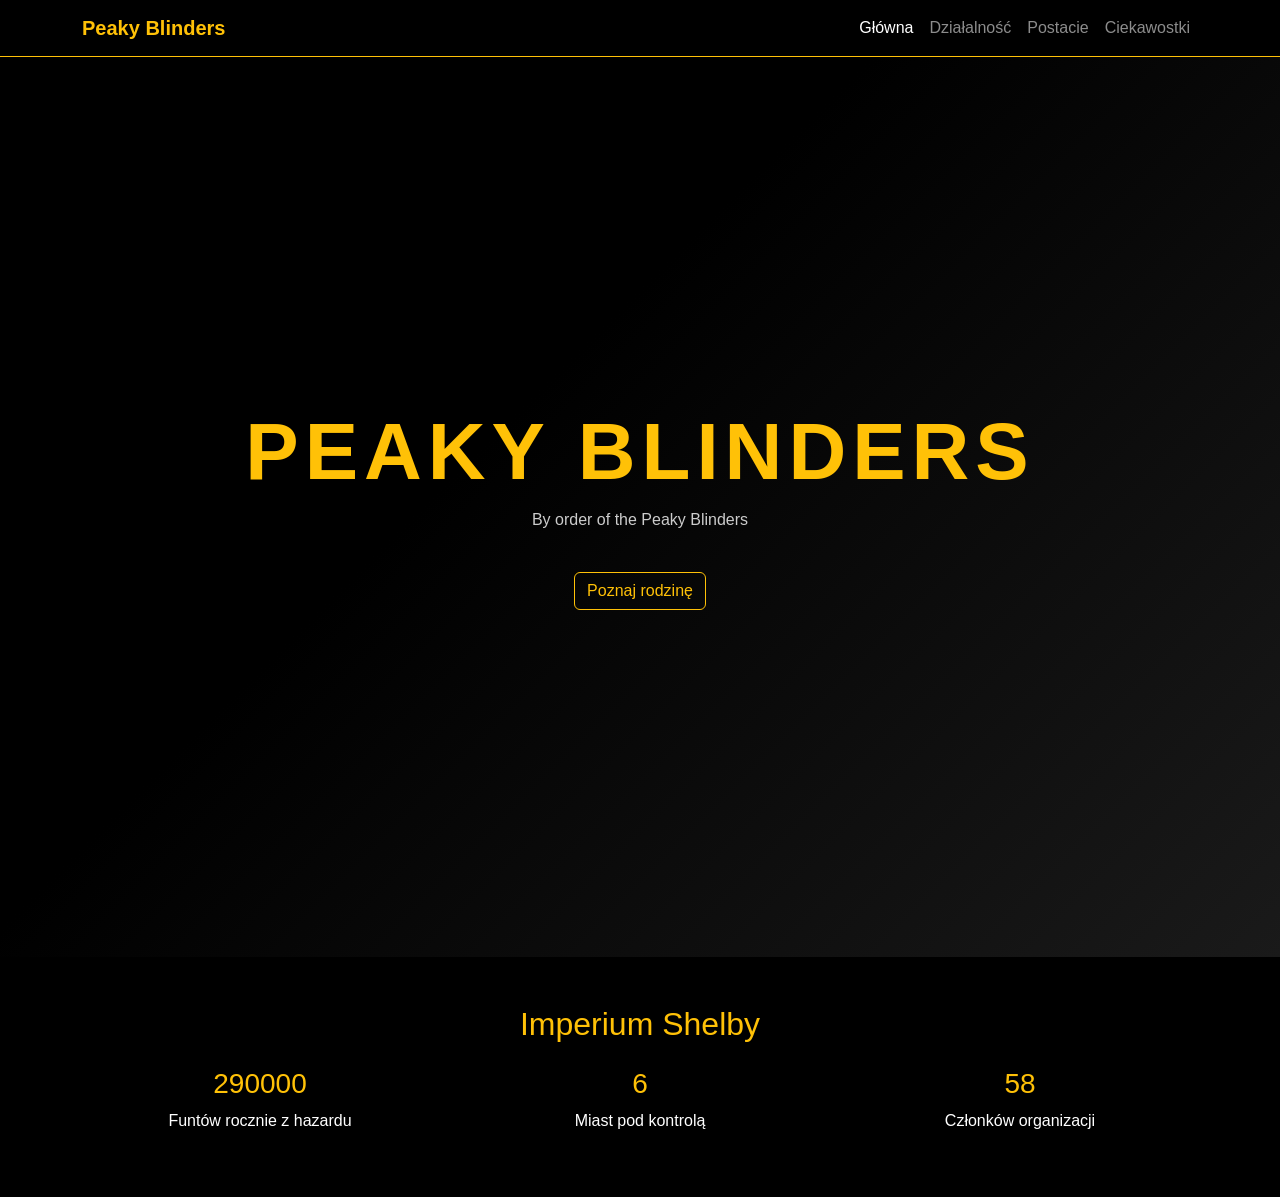
<file: index.html>
<!DOCTYPE html>
<html lang="pl">
<head>
<meta charset="UTF-8">
<meta name="viewport" content="width=device-width, initial-scale=1.0">
<title>Peaky Blinders</title>
<link href="https://cdn.jsdelivr.net/npm/bootstrap@5.3.2/dist/css/bootstrap.min.css" rel="stylesheet">
<link rel="stylesheet" href="style.css">
</head>
<body>

<nav class="navbar navbar-expand-lg navbar-dark border-bottom border-warning sticky-top">
<div class="container">
<a class="navbar-brand text-warning fw-bold" href="index.html">Peaky Blinders</a>
<button class="navbar-toggler" type="button" data-bs-toggle="collapse" data-bs-target="#nav">
<span class="navbar-toggler-icon"></span>
</button>
<div class="collapse navbar-collapse" id="nav">
<ul class="navbar-nav ms-auto">
<li class="nav-item"><a class="nav-link active" href="index.html">Główna</a></li>
<li class="nav-item"><a class="nav-link" href="activities.html">Działalność</a></li>
<li class="nav-item"><a class="nav-link" href="characters.html">Postacie</a></li>
<li class="nav-item"><a class="nav-link" href="facts.html">Ciekawostki</a></li>
</ul>
</div>
</div>
</nav>

<header class="main-hero">
<div>
<h1 class="hero-title">PEAKY BLINDERS</h1>
<p class="hero-subtitle">By order of the Peaky Blinders</p>
<a href="characters.html" class="btn btn-outline-warning mt-4">Poznaj rodzinę</a>
</div>
</header>

<section class="container py-5 text-center">
<h2 class="text-warning mb-4">Imperium Shelby</h2>
<div class="row">
<div class="col-md-4">
<h3 class="counter text-warning" data-target="500000">0</h3>
<p>Funtów rocznie z hazardu</p>
</div>
<div class="col-md-4">
<h3 class="counter text-warning" data-target="6">0</h3>
<p>Miast pod kontrolą</p>
</div>
<div class="col-md-4">
<h3 class="counter text-warning" data-target="100">0</h3>
<p>Członków organizacji</p>
</div>
</div>
</section>

<script src="https://cdn.jsdelivr.net/npm/bootstrap@5.3.2/dist/js/bootstrap.bundle.min.js"></script>
<script src="script.js"></script>
</body>
</html>
</file>
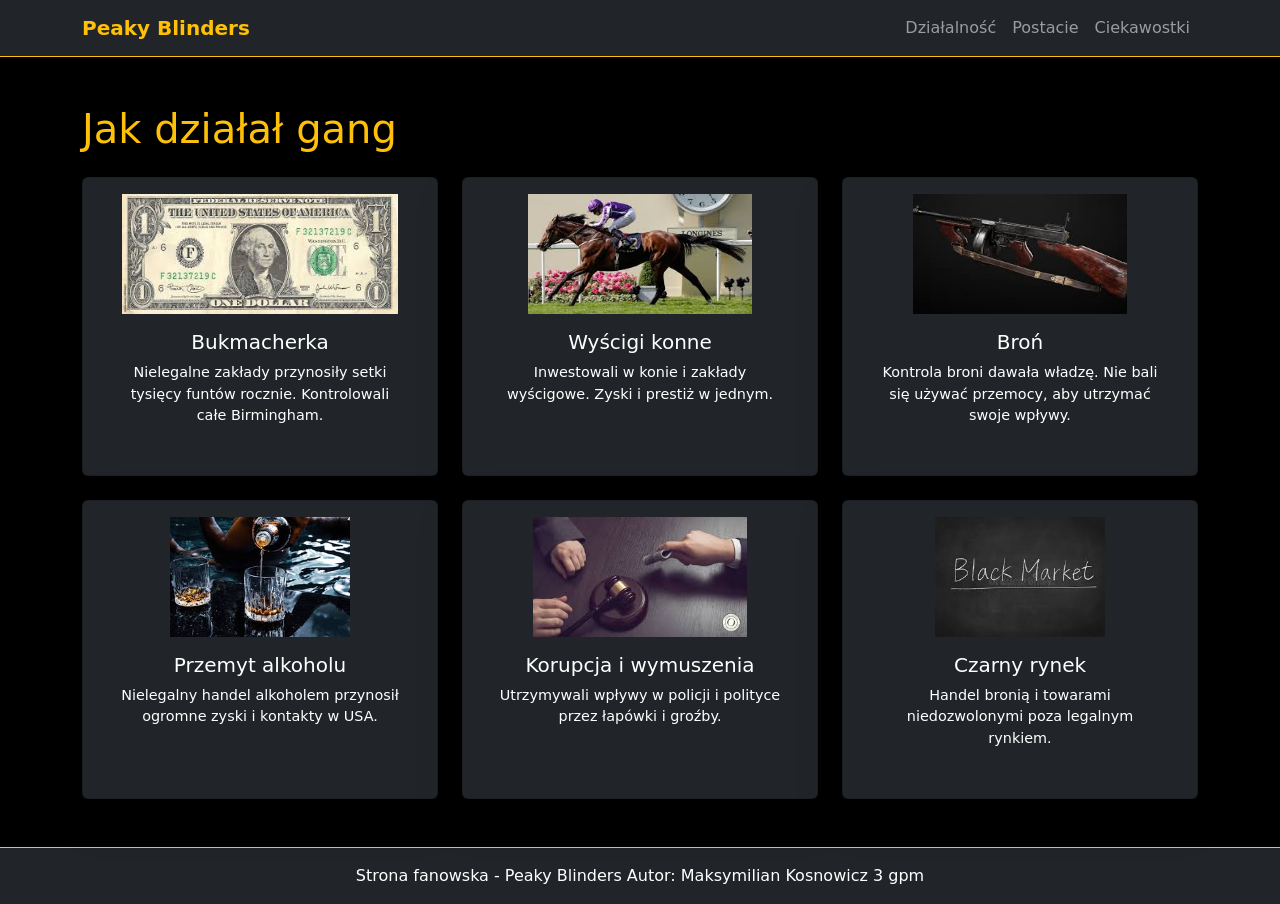
<file: strona shelby/index.html>
<!DOCTYPE html>
<html lang="pl">
<head>
<meta charset="UTF-8">
<meta name="viewport" content="width=device-width, initial-scale=1.0">
<title>Peaky Blinders</title>
<link href="https://cdn.jsdelivr.net/npm/bootstrap@5.3.2/dist/css/bootstrap.min.css" rel="stylesheet">
<link rel="stylesheet" href="style.css">
</head>
<body class="bg-black text-white">

<nav class="navbar navbar-expand-lg navbar-dark bg-dark sticky-top border-bottom border-warning">
  <div class="container">
    <a class="navbar-brand text-warning fw-bold" href="#">Peaky Blinders</a>
    <div class="collapse navbar-collapse">
      <ul class="navbar-nav ms-auto">
        <li class="nav-item"><a class="nav-link" href="#" onclick="showSection('activities')">Działalność</a></li>
        <li class="nav-item"><a class="nav-link" href="#" onclick="showSection('characters')">Postacie</a></li>
        <li class="nav-item"><a class="nav-link" href="#" onclick="showSection('facts')">Ciekawostki</a></li>
      </ul>
    </div>
  </div>
</nav>

<!-- DZIAŁALNOŚĆ -->
<section id="activities" class="container py-5 page active">
  <h1 class="text-warning mb-4">Jak działał gang</h1>
  <div class="row g-4">

    <div class="col-md-4">
      <div class="card bg-dark text-white h-100 text-center p-3 shadow-lg">
        <img src="dollar.jpg" class="card-img-top mx-auto activity-img" alt="Bukmacherka">
        <div class="card-body">
          <h5 class="card-title">Bukmacherka</h5>
          <p>Nielegalne zakłady przynosiły setki tysięcy funtów rocznie. Kontrolowali całe Birmingham.</p>
        </div>
      </div>
    </div>

    <div class="col-md-4">
      <div class="card bg-dark text-white h-100 text-center p-3 shadow-lg">
        <img src="kon.jpg" class="card-img-top mx-auto activity-img" alt="Wyścigi konne">
        <div class="card-body">
          <h5 class="card-title">Wyścigi konne</h5>
          <p>Inwestowali w konie i zakłady wyścigowe. Zyski i prestiż w jednym.</p>
        </div>
      </div>
    </div>

    <div class="col-md-4">
      <div class="card bg-dark text-white h-100 text-center p-3 shadow-lg">
        <img src="gun.jpg" class="card-img-top mx-auto activity-img" alt="Broń">
        <div class="card-body">
          <h5 class="card-title">Broń</h5>
          <p>Kontrola broni dawała władzę. Nie bali się używać przemocy, aby utrzymać swoje wpływy.</p>
        </div>
      </div>
    </div>


    <div class="col-md-4">
      <div class="card bg-dark text-white h-100 text-center p-3 shadow-lg">
        <img src="alcohol.jpg" class="card-img-top mx-auto activity-img" alt="Przemyt alkoholu">
        <div class="card-body">
          <h5 class="card-title">Przemyt alkoholu</h5>
          <p>Nielegalny handel alkoholem przynosił ogromne zyski i kontakty w USA.</p>
        </div>
      </div>
    </div>

    <div class="col-md-4">
      <div class="card bg-dark text-white h-100 text-center p-3 shadow-lg">
        <img src="bribery.jpg" class="card-img-top mx-auto activity-img" alt="Korupcja">
        <div class="card-body">
          <h5 class="card-title">Korupcja i wymuszenia</h5>
          <p>Utrzymywali wpływy w policji i polityce przez łapówki i groźby.</p>
        </div>
      </div>
    </div>

    <div class="col-md-4">
      <div class="card bg-dark text-white h-100 text-center p-3 shadow-lg">
        <img src="blackmarket.jpg" class="card-img-top mx-auto activity-img" alt="Czarny rynek">
        <div class="card-body">
          <h5 class="card-title">Czarny rynek</h5>
          <p>Handel bronią i towarami niedozwolonymi poza legalnym rynkiem.</p>
        </div>
      </div>
    </div>

  </div>
</section>

<!-- POSTACIE -->
<section id="characters" class="container py-5 page">
  <h1 class="text-warning mb-4">Postacie</h1>
  <div class="row g-4">

    <div class="col-md-3">
      <div class="card bg-dark text-white h-100 text-center p-2 shadow-lg">
        <img src="thomas.jpg" class="card-img-top character-img" alt="Tommy Shelby">
        <div class="card-body">
          <h5 class="card-title">Tommy Shelby</h5>
          <p>Lider rodziny Shelby, mózg operacji. Inteligentny i bezwzględny, wpływy w UK i USA. Mimo że nie był najstarszy to rządził całą rodziną i firmą. Pod swoją władzą miał miasto Birmingham, części Londynu, Bostonu, Francji, Liverpoolu, Manchesteru. Kontaky z wielema ważnymi postaciami np. z Winstonem Churchillem pomagały mu posiadać tajne informacje, przekupić policję i zostać politykiem mimo renomy i reputacji wielkiego ganstera.</p>
        </div>
      </div>
    </div>


    <div class="col-md-3">
      <div class="card bg-dark text-white h-100 text-center p-2 shadow-lg">
        <img src="arthur.jpg" class="card-img-top character-img" alt="Arthur Shelby">
        <div class="card-body">
          <h5 class="card-title">Arthur Shelby</h5>
          <p>Najstarszy brat w rodzinie Shelby, często nie okiełznany, brutalny. Był bardzo silny fizycznie i bardzo lojalny wobec rodziny i brata. Miał problemy psychiczne i próby samobójcze.</p>
        </div>
      </div>
    </div>

    <div class="col-md-3">
      <div class="card bg-dark text-white h-100 text-center p-2 shadow-lg">
        <img src="polly.jpg" class="card-img-top character-img" alt="Polly Gray">
        <div class="card-body">
          <h5 class="card-title">Polly Gray</h5>
          <p>Ciotka Shelby'ego, zarządza finansami i pilnuje rodziny. Bezkompromisowa i inteligentna. Gdy była bliska smierci zaczęła mieć paranoje i zwidy. Biologiczna matka Michaela Grey'a.zabija Irlandzka Armia Republikańska (IRA)</p>
        </div>
      </div>
    </div>

    <div class="col-md-3">
      <div class="card bg-dark text-white h-100 text-center p-2 shadow-lg">
        <img src="micheal.jpg" class="card-img-top character-img" alt="Michael Gray">
        <div class="card-body">
          <h5 class="card-title">Michael Gray</h5>
          <p>Kuzyn Shelby'ego, odpowiedzialny za finanse i kontakty biznesowe. Wiele lat mieszkał w rodzinie zastępczej. Biologiczną matką była Polly i Tommas ją do niego zaprowadza. Po śmierci matki Michael chcąc zemścić się na Kuzynie sam od niego ginie po nieudanym zamachu bombowym.</p>
        </div>
      </div>
    </div>

    <div class="col-md-3">
      <div class="card bg-dark text-white h-100 text-center p-2 shadow-lg">
        <img src="john.jpg" class="card-img-top character-img" alt="John Shelby">
        <div class="card-body">
          <h5 class="card-title">John Shelby</h5>
          <p>Brat Tommy'ego, członek operacyjny gangu, wierny i odważny. Najmłodszy brat którego zabija IRA.</p>
        </div>
      </div>
    </div>

    <div class="col-md-3">
      <div class="card bg-dark text-white h-100 text-center p-2 shadow-lg">
        <img src="finn.jpg" class="card-img-top character-img" alt="Finn Shelby">
        <div class="card-body">
          <h5 class="card-title">Finn Shelby</h5>
          <p>Najmłodszy brat, dorastał w brutalnym świecie Peaky Blinders. Gdy finn zarządzał firmą, niestety jego wspólnik okazał się zdrajcą związku z czym wspólnik ginie a Finn zostaje wydziedziczony z rodziny Shelby.</p>
        </div>
      </div>
    </div>

    <div class="col-md-3">
      <div class="card bg-dark text-white h-100 text-center p-2 shadow-lg">
        <img src="alfie.jpg" class="card-img-top character-img" alt="Alfie Solomons">
        <div class="card-body">
          <h5 class="card-title">Alfie Solomons</h5>
          <p>Nie zawsze sprzymierzeniec, charakterna postać z ogromną charyzmą. Głowny wspolnik Tommiego, pomagał mu w rozwoju firmy w Londynie. Przeżywa strzal w glowe od Tommiego, ale wciaż mieli dobre relacje. Był przedstawicielem Żydów.</p>
        </div>
      </div>
    </div>

    <div class="col-md-3">
      <div class="card bg-dark text-white h-100 text-center p-2 shadow-lg">
        <img src="ada.jpg" class="card-img-top character-img" alt="Ada Shelby">
        <div class="card-body">
          <h5 class="card-title">Ada Shelby</h5>
          <p>Jedyna siostra Shelby'ego, inteligentna, związana z polityką i ruchem robotniczym. Każdy jej partner ginie, a sama wychowywałą dziecko. Gdy jej mąż został zabity odsuneła się od rodziny i zmieniła nazwisko.</p>
        </div>
      </div>
    </div>

  </div>
</section>

<!-- CIEKAWOSTKI -->
<section id="facts" class="container py-5 page">
  <h1 class="text-warning mb-4">Ciekawostki</h1>
  <div class="row g-4">

    <div class="col-md-4 col-lg-2">
      <div class="card bg-dark text-white h-100 text-center p-3 shadow-lg">
        <h5 class="card-title">Kaszkiety z żyletkami</h5>
        <p>W daszki wszywano żyletki, które miały chronić przed atakami. Stało się to też symbolem władzy i strachu w Birmingham.</p>
      </div>
    </div>

    <div class="col-md-4 col-lg-2">
      <div class="card bg-dark text-white h-100 text-center p-3 shadow-lg">
        <h5 class="card-title">Wpływy w USA</h5>
        <p>Peaky Blinders mieli kontakty w Stanach Zjednoczonych, szczególnie w handlu alkoholem i zakładach. Umożliwiało to zwiększenie ich bogactwa i wpływów międzynarodowych.</p>
      </div>
    </div>

    <div class="col-md-4 col-lg-2">
      <div class="card bg-dark text-white h-100 text-center p-3 shadow-lg">
        <h5 class="card-title">Konie i hazard</h5>
        <p>Wyścigi konne były źródłem prestiżu i dochodów. Gang inwestował zarówno w zakłady, jak i w same konie, kontrolując wyścigi lokalnie.</p>
      </div>
    </div>

    <div class="col-md-4 col-lg-2">
      <div class="card bg-dark text-white h-100 text-center p-3 shadow-lg">
        <h5 class="card-title">Lojalność rodziny</h5>
        <p>Rodzina Shelby była wyjątkowo lojalna wobec siebie. Każdy członek stawiał dobro gangu ponad własne interesy, co wzmacniało ich władzę.</p>
      </div>
    </div>

    <div class="col-md-4 col-lg-2">
      <div class="card bg-dark text-white h-100 text-center p-3 shadow-lg">
        <h5 class="card-title">Styl ubioru</h5>
        <p>Kaszkiety, garnitury i kamizelki były nieodłącznym elementem wizerunku. Ten charakterystyczny styl nadawał im prestiż i respekt wśród rywali.</p>
      </div>
    </div>

    <div class="col-md-4 col-lg-2">
      <div class="card bg-dark text-white h-100 text-center p-3 shadow-lg">
        <h5 class="card-title">Brutalność</h5>
        <p>Peaky Blinders nie unikali przemocy, aby utrzymać kontrolę nad miastem. Byli bezwzględni wobec wrogów, co budowało ich reputację.</p>
      </div>
    </div>

    <div class="col-md-4 col-lg-2">
      <div class="card bg-dark text-white h-100 text-center p-3 shadow-lg">
        <h5 class="card-title">Muzyka w tle</h5>
        <p>Serial wykorzystuje mocny rockowy soundtrack, który tworzy niepowtarzalny klimat. Muzyka idealnie oddaje napięcie i dynamikę świata gangu.</p>
      </div>
    </div>

    <div class="col-md-4 col-lg-2">
      <div class="card bg-dark text-white h-100 text-center p-3 shadow-lg">
        <h5 class="card-title">Wpływy polityczne</h5>
        <p>Peaky Blinders mieli kontakty w polityce i policji, co zwiększało ich wpływy. Dzięki temu mogli manipulować wydarzeniami na własną korzyść.</p>
      </div>
    </div>

    <div class="col-md-4 col-lg-2">
        <div class="card bg-dark text-white h-100 text-center p-3 shadow-lg">
        <h5 class="card-title">Żyletki w kaszkietach</h5>
        <p>Legenda mówi, że w daszki wszywano żyletki, aby ranić przeciwników w walce. To jeden z najbardziej charakterystycznych symboli Peaky Blinders i ich brutalnej reputacji.</p>
    </div>
    </div>

    <div class="col-md-4 col-lg-2">
      <div class="card bg-dark text-white h-100 text-center p-3 shadow-lg">
        <h5 class="card-title">Cytaty z serialu</h5>
        <p>"By order of the Peaky Blinders" stało się kultowym hasłem fanów. Cytaty z serialu często trafiają do memów i popkultury.</p>
      </div>
    </div>

    <div class="col-md-4 col-lg-2">
      <div class="card bg-dark text-white h-100 text-center p-3 shadow-lg">
        <h5 class="card-title">Rzeczywistość vs serial</h5>
        <p>Serial stylizuje prawdziwe wydarzenia z Birmingham. Wiele faktów zostało zmienionych lub wyolbrzymionych dla dramaturgii.</p>
      </div>
    </div>

    <div class="col-md-4 col-lg-2">
      <div class="card bg-dark text-white h-100 text-center p-3 shadow-lg">
        <h5 class="card-title">Wpływ na popkulturę</h5>
        <p>Peaky Blinders inspirują muzykę, filmy i modę na całym świecie. Styl i postacie z serialu są ikonami popkultury.</p>
      </div>
    </div>

  </div>
</section>


<footer class="text-center py-3 bg-dark border-top border-warning">
  Strona fanowska - Peaky Blinders Autor: Maksymilian Kosnowicz 3 gpm
</footer>

<script src="https://cdn.jsdelivr.net/npm/bootstrap@5.3.2/dist/js/bootstrap.bundle.min.js"></script>
<script src="script.js"></script>
</body>
</html>
</file>
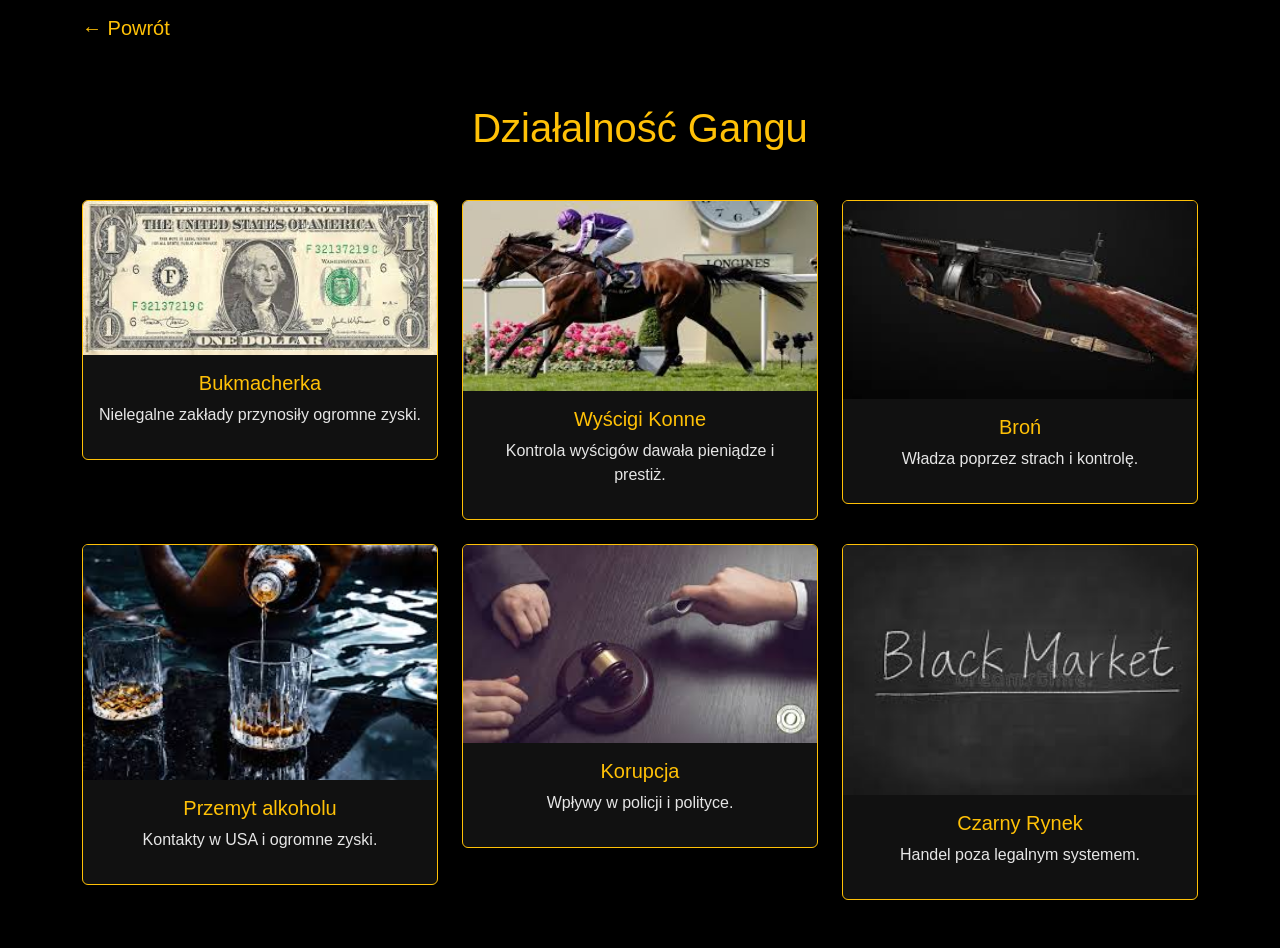
<file: activities — kopia.html>
<!DOCTYPE html>
<html lang="pl">
<head>
<meta charset="UTF-8">
<meta name="viewport" content="width=device-width, initial-scale=1.0">
<title>Działalność</title>
<link href="https://cdn.jsdelivr.net/npm/bootstrap@5.3.2/dist/css/bootstrap.min.css" rel="stylesheet">
<link rel="stylesheet" href="style.css">
</head>
<body>

<nav class="navbar navbar-dark bg-dark shadow">
  <div class="container">
    <a class="navbar-brand text-warning" href="index.html">← Powrót</a>
  </div>
</nav>

<section class="container py-5">
<h1 class="text-warning text-center mb-5">Działalność Gangu</h1>

<div class="row g-4">

<div class="col-md-4">
<div class="card custom-card">
<img src="dollar.jpg" class="card-img-top activity-img">
<div class="card-body text-center">
<h5>Bukmacherka</h5>
<p>Nielegalne zakłady przynosiły ogromne zyski.</p>
</div>
</div>
</div>

<div class="col-md-4">
<div class="card custom-card">
<img src="kon.jpg" class="card-img-top activity-img">
<div class="card-body text-center">
<h5>Wyścigi Konne</h5>
<p>Kontrola wyścigów dawała pieniądze i prestiż.</p>
</div>
</div>
</div>

<div class="col-md-4">
<div class="card custom-card">
<img src="gun.jpg" class="card-img-top activity-img">
<div class="card-body text-center">
<h5>Broń</h5>
<p>Władza poprzez strach i kontrolę.</p>
</div>
</div>
</div>

<div class="col-md-4">
<div class="card custom-card">
<img src="alcohol.jpg" class="card-img-top activity-img">
<div class="card-body text-center">
<h5>Przemyt alkoholu</h5>
<p>Kontakty w USA i ogromne zyski.</p>
</div>
</div>
</div>

<div class="col-md-4">
<div class="card custom-card">
<img src="bribery.jpg" class="card-img-top activity-img">
<div class="card-body text-center">
<h5>Korupcja</h5>
<p>Wpływy w policji i polityce.</p>
</div>
</div>
</div>

<div class="col-md-4">
<div class="card custom-card">
<img src="blackmarket.jpg" class="card-img-top activity-img">
<div class="card-body text-center">
<h5>Czarny Rynek</h5>
<p>Handel poza legalnym systemem.</p>
</div>
</div>
</div>

</div>
</section>

</body>
</html>
</file>
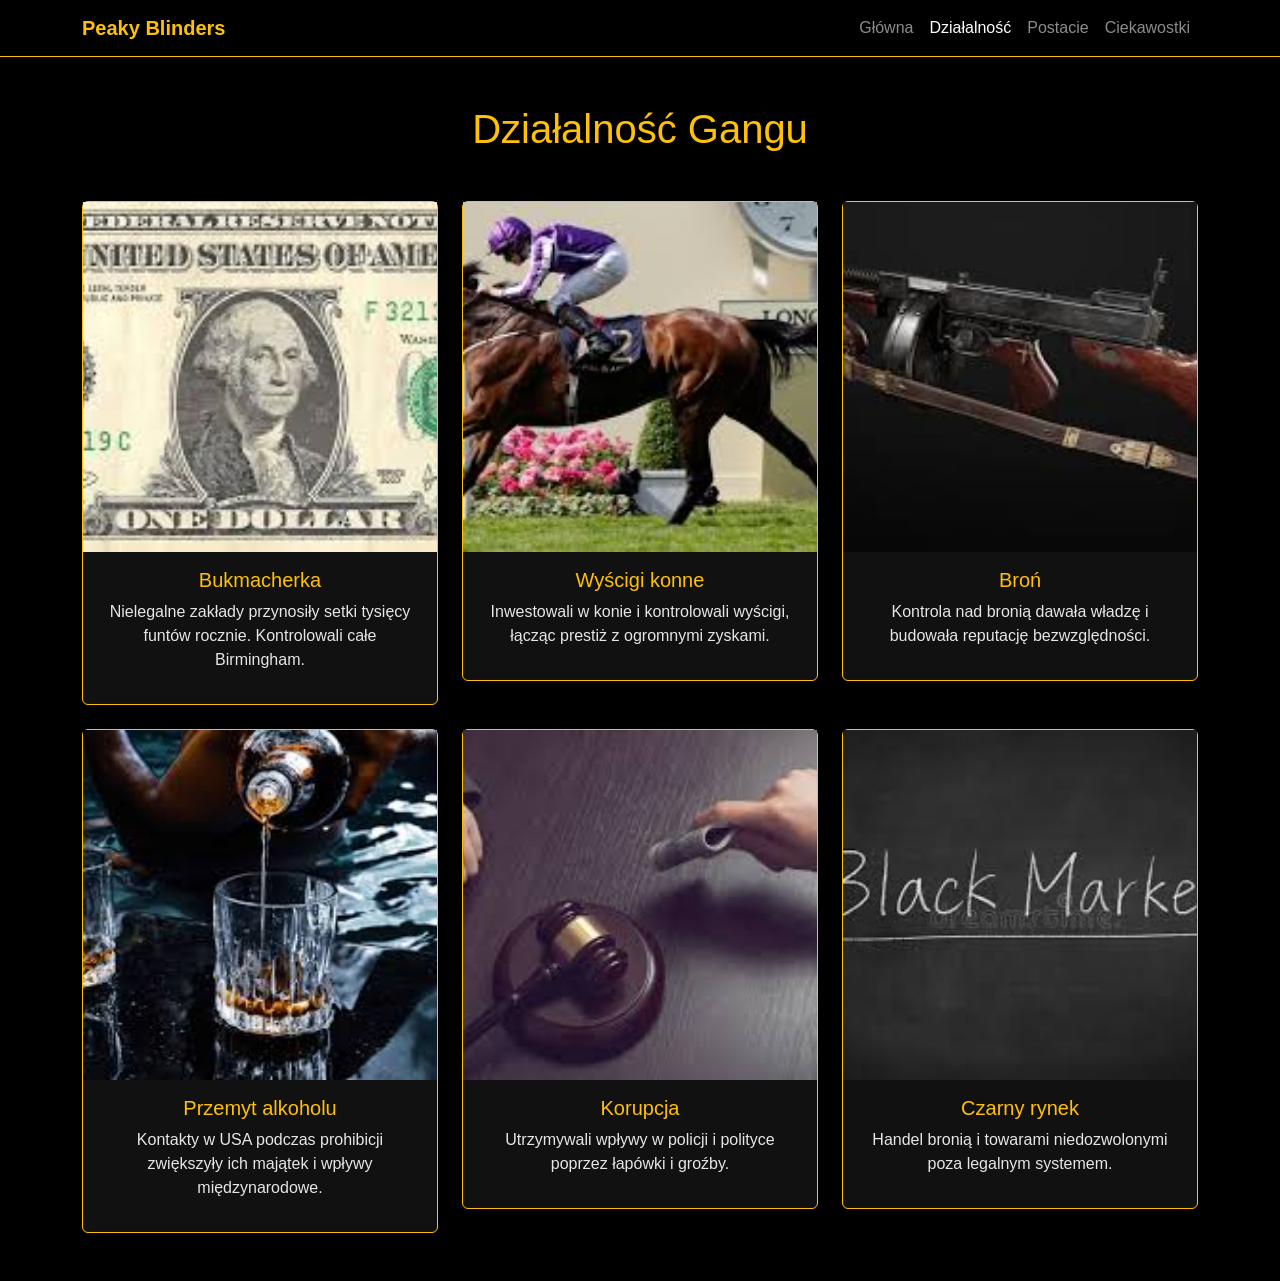
<file: activities.html>
<!DOCTYPE html>
<html lang="pl">
<head>
<meta charset="UTF-8">
<meta name="viewport" content="width=device-width, initial-scale=1.0">
<title>Działalność</title>
<link href="https://cdn.jsdelivr.net/npm/bootstrap@5.3.2/dist/css/bootstrap.min.css" rel="stylesheet">
<link rel="stylesheet" href="style.css">
</head>
<body>

<nav class="navbar navbar-expand-lg navbar-dark border-bottom border-warning sticky-top">
<div class="container">
<a class="navbar-brand text-warning fw-bold" href="index.html">Peaky Blinders</a>
<button class="navbar-toggler" type="button" data-bs-toggle="collapse" data-bs-target="#nav">
<span class="navbar-toggler-icon"></span>
</button>
<div class="collapse navbar-collapse" id="nav">
<ul class="navbar-nav ms-auto">
<li class="nav-item"><a class="nav-link" href="index.html">Główna</a></li>
<li class="nav-item"><a class="nav-link active" href="activities.html">Działalność</a></li>
<li class="nav-item"><a class="nav-link" href="characters.html">Postacie</a></li>
<li class="nav-item"><a class="nav-link" href="facts.html">Ciekawostki</a></li>
</ul>
</div>
</div>
</nav>

<section class="container py-5">
<h1 class="text-warning text-center mb-5">Działalność Gangu</h1>

<div class="row g-4">

<div class="col-md-4 fade-in">
<div class="card custom-card">
<div class="img-box"><img src="dollar.jpg"></div>
<div class="card-body text-center">
<h5 class="text-warning">Bukmacherka</h5>
<p>Nielegalne zakłady przynosiły setki tysięcy funtów rocznie. Kontrolowali całe Birmingham.</p>
</div>
</div>
</div>

<div class="col-md-4 fade-in">
<div class="card custom-card">
<div class="img-box"><img src="kon.jpg"></div>
<div class="card-body text-center">
<h5 class="text-warning">Wyścigi konne</h5>
<p>Inwestowali w konie i kontrolowali wyścigi, łącząc prestiż z ogromnymi zyskami.</p>
</div>
</div>
</div>

<div class="col-md-4 fade-in">
<div class="card custom-card">
<div class="img-box"><img src="gun.jpg"></div>
<div class="card-body text-center">
<h5 class="text-warning">Broń</h5>
<p>Kontrola nad bronią dawała władzę i budowała reputację bezwzględności.</p>
</div>
</div>
</div>

<div class="col-md-4 fade-in">
<div class="card custom-card">
<div class="img-box"><img src="alcohol.jpg"></div>
<div class="card-body text-center">
<h5 class="text-warning">Przemyt alkoholu</h5>
<p>Kontakty w USA podczas prohibicji zwiększyły ich majątek i wpływy międzynarodowe.</p>
</div>
</div>
</div>

<div class="col-md-4 fade-in">
<div class="card custom-card">
<div class="img-box"><img src="bribery.jpg"></div>
<div class="card-body text-center">
<h5 class="text-warning">Korupcja</h5>
<p>Utrzymywali wpływy w policji i polityce poprzez łapówki i groźby.</p>
</div>
</div>
</div>

<div class="col-md-4 fade-in">
<div class="card custom-card">
<div class="img-box"><img src="blackmarket.jpg"></div>
<div class="card-body text-center">
<h5 class="text-warning">Czarny rynek</h5>
<p>Handel bronią i towarami niedozwolonymi poza legalnym systemem.</p>
</div>
</div>
</div>

</div>
</section>

<script src="https://cdn.jsdelivr.net/npm/bootstrap@5.3.2/dist/js/bootstrap.bundle.min.js"></script>
<script src="script.js"></script>
</body>
</html>
</file>
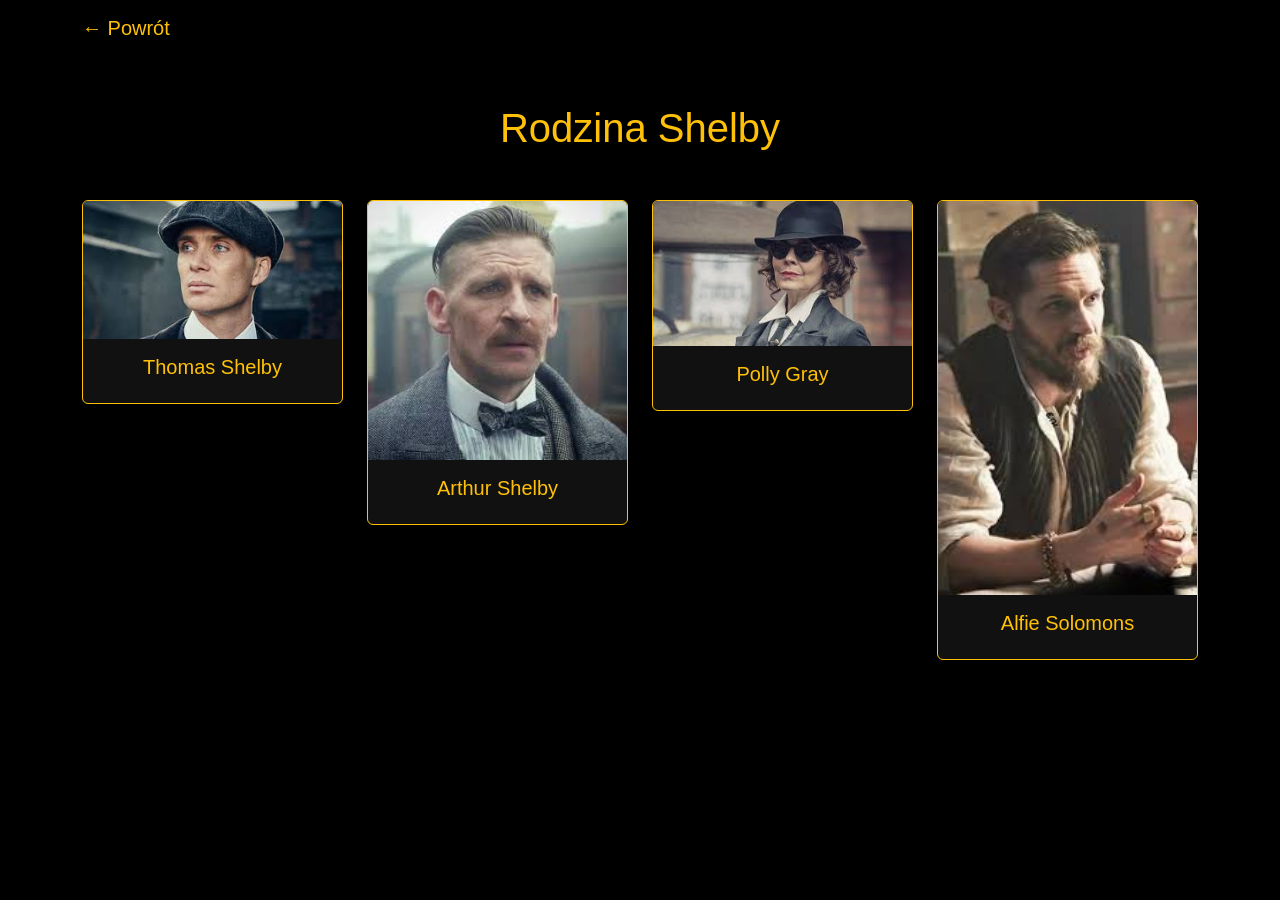
<file: characters — kopia.html>
<!DOCTYPE html>
<html lang="pl">
<head>
<meta charset="UTF-8">
<meta name="viewport" content="width=device-width, initial-scale=1.0">
<title>Postacie</title>
<link href="https://cdn.jsdelivr.net/npm/bootstrap@5.3.2/dist/css/bootstrap.min.css" rel="stylesheet">
<link rel="stylesheet" href="style.css">
</head>
<body>

<nav class="navbar navbar-dark bg-dark shadow">
  <div class="container">
    <a class="navbar-brand text-warning" href="index.html">← Powrót</a>
  </div>
</nav>

<section class="container py-5">
<h1 class="text-warning text-center mb-5">Rodzina Shelby</h1>

<div class="row g-4">

<div class="col-md-3">
<div class="card character-card">
<img src="thomas.jpg" class="card-img-top character-img">
<div class="card-body text-center">
<h5>Thomas Shelby</h5>
</div>
</div>
</div>

<div class="col-md-3">
<div class="card character-card">
<img src="arthur.jpg" class="card-img-top character-img">
<div class="card-body text-center">
<h5>Arthur Shelby</h5>
</div>
</div>
</div>

<div class="col-md-3">
<div class="card character-card">
<img src="polly.jpg" class="card-img-top character-img">
<div class="card-body text-center">
<h5>Polly Gray</h5>
</div>
</div>
</div>

<div class="col-md-3">
<div class="card character-card">
<img src="alfie.jpg" class="card-img-top character-img">
<div class="card-body text-center">
<h5>Alfie Solomons</h5>
</div>
</div>
</div>

</div>
</section>

</body>
</html>
</file>
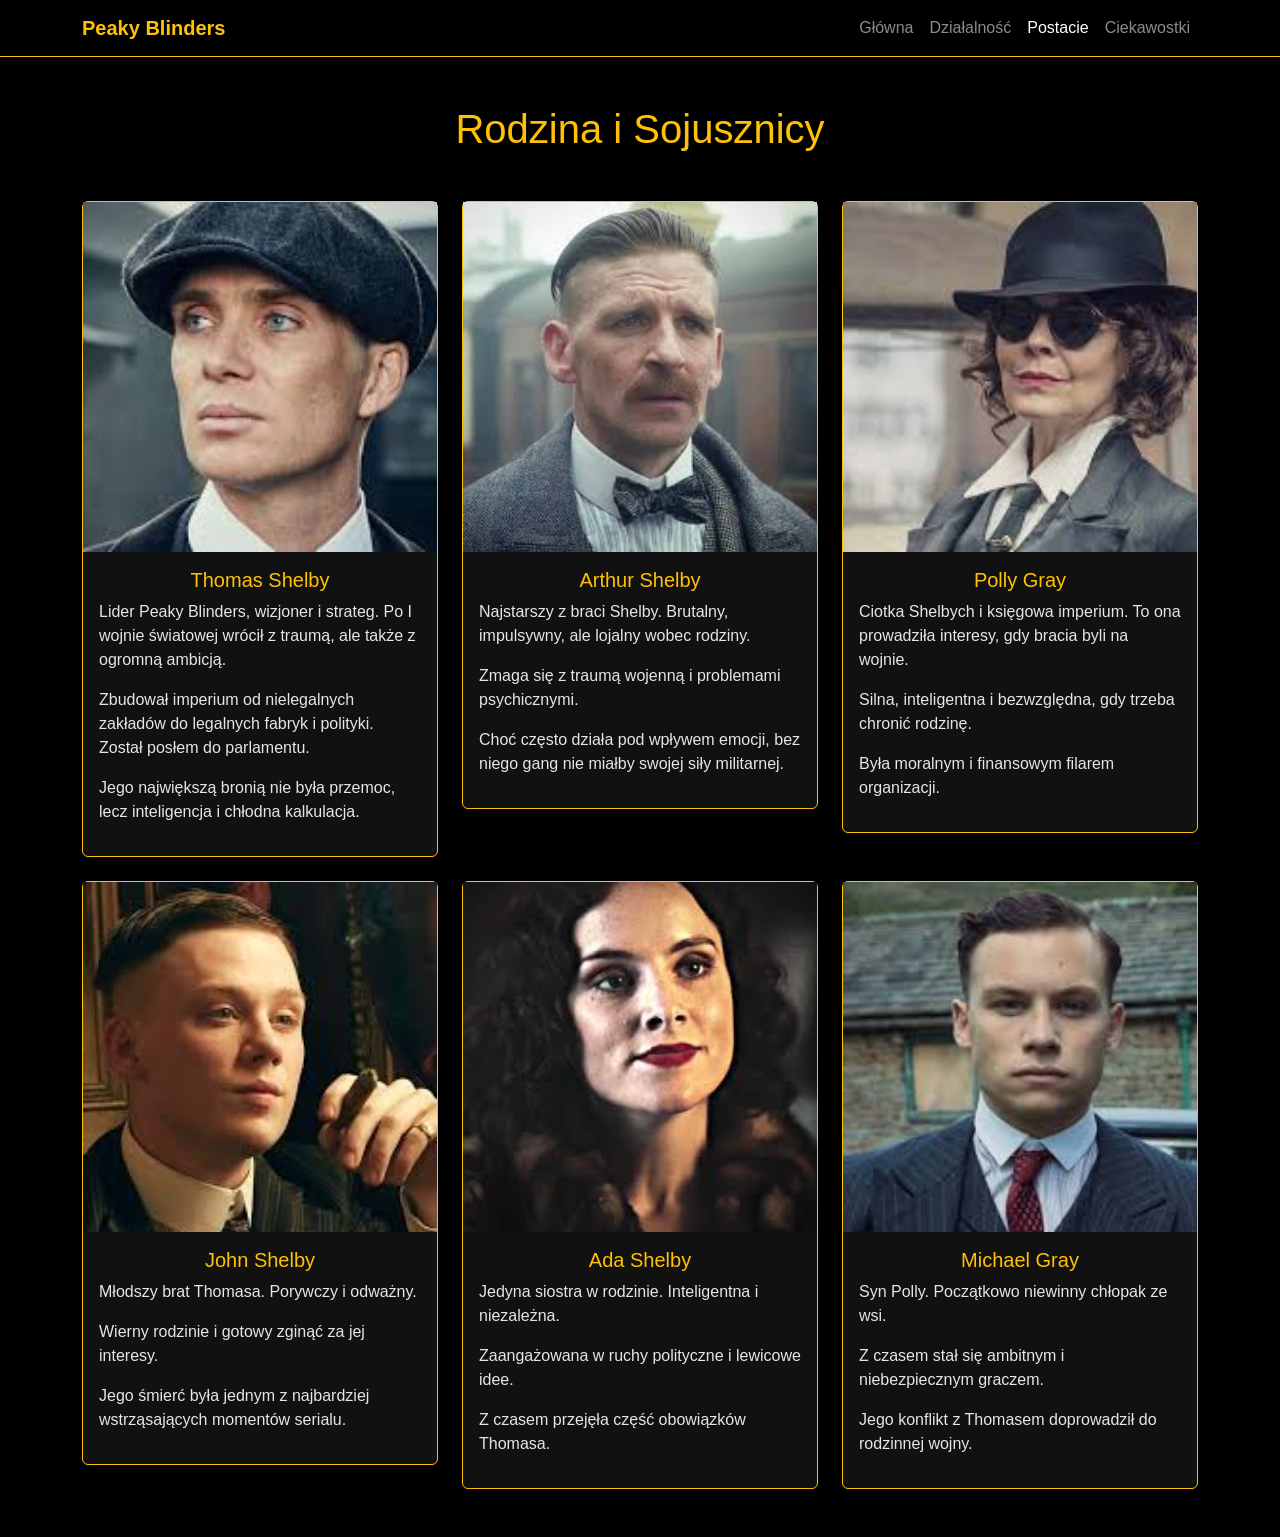
<file: characters.html>
<!DOCTYPE html>
<html lang="pl">
<head>
<meta charset="UTF-8">
<meta name="viewport" content="width=device-width, initial-scale=1.0">
<title>Postacie</title>
<link href="https://cdn.jsdelivr.net/npm/bootstrap@5.3.2/dist/css/bootstrap.min.css" rel="stylesheet">
<link rel="stylesheet" href="style.css">
</head>
<body>

<nav class="navbar navbar-expand-lg navbar-dark border-bottom border-warning sticky-top">
<div class="container">
<a class="navbar-brand text-warning fw-bold" href="index.html">Peaky Blinders</a>
<button class="navbar-toggler" type="button" data-bs-toggle="collapse" data-bs-target="#nav">
<span class="navbar-toggler-icon"></span>
</button>
<div class="collapse navbar-collapse" id="nav">
<ul class="navbar-nav ms-auto">
<li class="nav-item"><a class="nav-link" href="index.html">Główna</a></li>
<li class="nav-item"><a class="nav-link" href="activities.html">Działalność</a></li>
<li class="nav-item"><a class="nav-link active" href="characters.html">Postacie</a></li>
<li class="nav-item"><a class="nav-link" href="facts.html">Ciekawostki</a></li>
</ul>
</div>
</div>
</nav>

<section class="container py-5">
<h1 class="text-warning text-center mb-5">Rodzina i Sojusznicy</h1>

<div class="row g-4">

<!-- THOMAS -->
<div class="col-lg-4 col-md-6 fade-in">
<div class="card character-card">
<div class="img-box">
<img src="thomas.jpg" style="object-position:center top;">
</div>
<div class="card-body">
<h5 class="text-warning text-center">Thomas Shelby</h5>
<p>Lider Peaky Blinders, wizjoner i strateg. Po I wojnie światowej wrócił z traumą, ale także z ogromną ambicją.</p>
<p>Zbudował imperium od nielegalnych zakładów do legalnych fabryk i polityki. Został posłem do parlamentu.</p>
<p>Jego największą bronią nie była przemoc, lecz inteligencja i chłodna kalkulacja.</p>
</div>
</div>
</div>

<!-- ARTHUR -->
<div class="col-lg-4 col-md-6 fade-in">
<div class="card character-card">
<div class="img-box">
<img src="arthur.jpg" style="object-position:center top;">
</div>
<div class="card-body">
<h5 class="text-warning text-center">Arthur Shelby</h5>
<p>Najstarszy z braci Shelby. Brutalny, impulsywny, ale lojalny wobec rodziny.</p>
<p>Zmaga się z traumą wojenną i problemami psychicznymi.</p>
<p>Choć często działa pod wpływem emocji, bez niego gang nie miałby swojej siły militarnej.</p>
</div>
</div>
</div>

<!-- POLLY -->
<div class="col-lg-4 col-md-6 fade-in">
<div class="card character-card">
<div class="img-box">
<img src="polly.jpg" style="object-position:center top;">
</div>
<div class="card-body">
<h5 class="text-warning text-center">Polly Gray</h5>
<p>Ciotka Shelbych i księgowa imperium. To ona prowadziła interesy, gdy bracia byli na wojnie.</p>
<p>Silna, inteligentna i bezwzględna, gdy trzeba chronić rodzinę.</p>
<p>Była moralnym i finansowym filarem organizacji.</p>
</div>
</div>
</div>

<!-- JOHN -->
<div class="col-lg-4 col-md-6 fade-in">
<div class="card character-card">
<div class="img-box">
<img src="john.jpg" style="object-position:center top;">
</div>
<div class="card-body">
<h5 class="text-warning text-center">John Shelby</h5>
<p>Młodszy brat Thomasa. Porywczy i odważny.</p>
<p>Wierny rodzinie i gotowy zginąć za jej interesy.</p>
<p>Jego śmierć była jednym z najbardziej wstrząsających momentów serialu.</p>
</div>
</div>
</div>

<!-- ADA -->
<div class="col-lg-4 col-md-6 fade-in">
<div class="card character-card">
<div class="img-box">
<img src="ada.jpg" style="object-position:center center;">
</div>
<div class="card-body">
<h5 class="text-warning text-center">Ada Shelby</h5>
<p>Jedyna siostra w rodzinie. Inteligentna i niezależna.</p>
<p>Zaangażowana w ruchy polityczne i lewicowe idee.</p>
<p>Z czasem przejęła część obowiązków Thomasa.</p>
</div>
</div>
</div>

<!-- MICHAEL -->
<div class="col-lg-4 col-md-6 fade-in">
<div class="card character-card">
<div class="img-box">
<img src="micheal.jpg" style="object-position:center top;">
</div>
<div class="card-body">
<h5 class="text-warning text-center">Michael Gray</h5>
<p>Syn Polly. Początkowo niewinny chłopak ze wsi.</p>
<p>Z czasem stał się ambitnym i niebezpiecznym graczem.</p>
<p>Jego konflikt z Thomasem doprowadził do rodzinnej wojny.</p>
</div>
</div>
</div>

</div>
</section>

<script src="https://cdn.jsdelivr.net/npm/bootstrap@5.3.2/dist/js/bootstrap.bundle.min.js"></script>
<script src="script.js"></script>
</body>
</html>
</file>
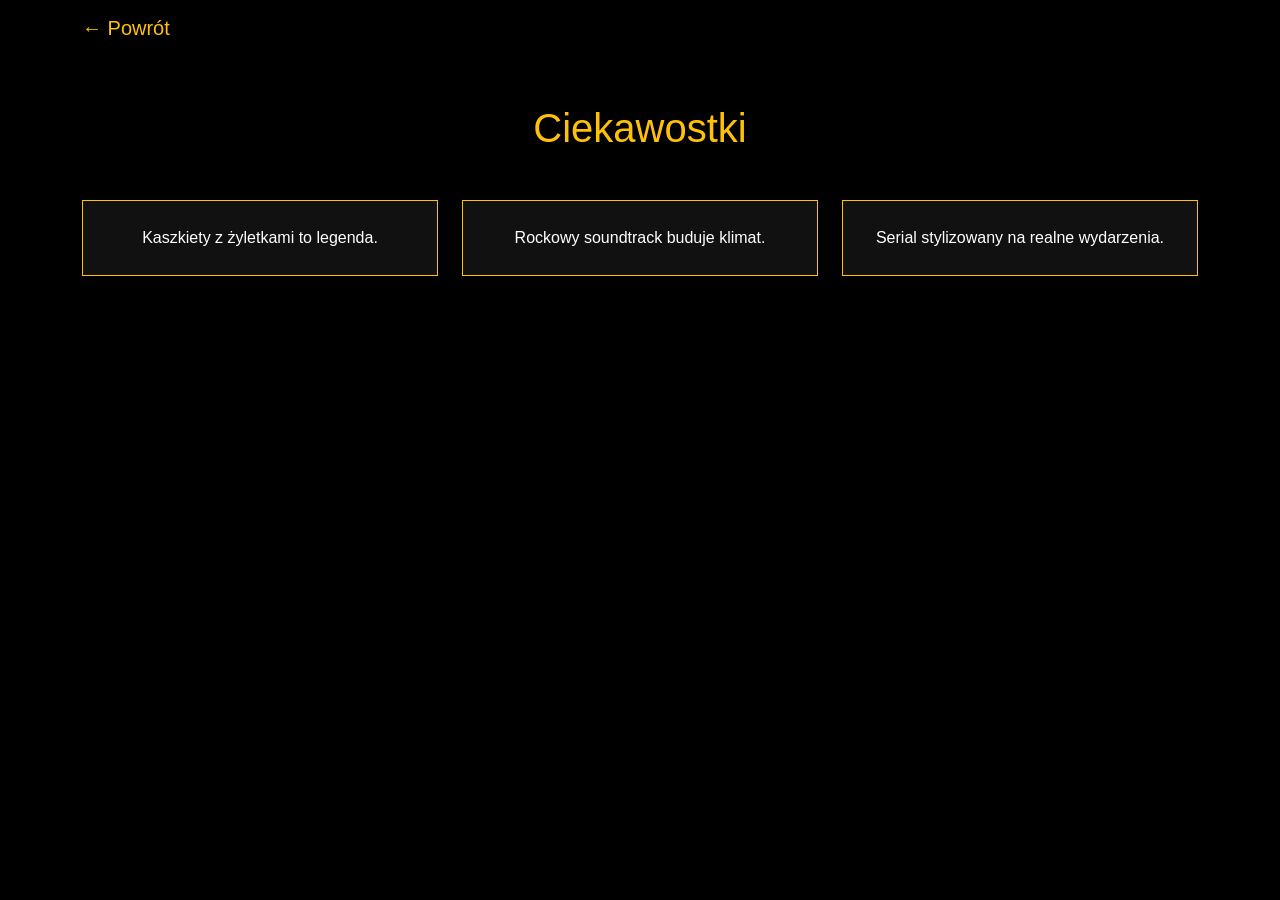
<file: facts — kopia.html>
<!DOCTYPE html>
<html lang="pl">
<head>
<meta charset="UTF-8">
<meta name="viewport" content="width=device-width, initial-scale=1.0">
<title>Ciekawostki</title>
<link href="https://cdn.jsdelivr.net/npm/bootstrap@5.3.2/dist/css/bootstrap.min.css" rel="stylesheet">
<link rel="stylesheet" href="style.css">
</head>
<body>

<nav class="navbar navbar-dark bg-dark shadow">
  <div class="container">
    <a class="navbar-brand text-warning" href="index.html">← Powrót</a>
  </div>
</nav>

<section class="container py-5 text-center">
<h1 class="text-warning mb-5">Ciekawostki</h1>

<div class="row g-4">
<div class="col-md-4">
<div class="fact-box">Kaszkiety z żyletkami to legenda.</div>
</div>
<div class="col-md-4">
<div class="fact-box">Rockowy soundtrack buduje klimat.</div>
</div>
<div class="col-md-4">
<div class="fact-box">Serial stylizowany na realne wydarzenia.</div>
</div>
</div>

</section>
</body>
</html>
</file>
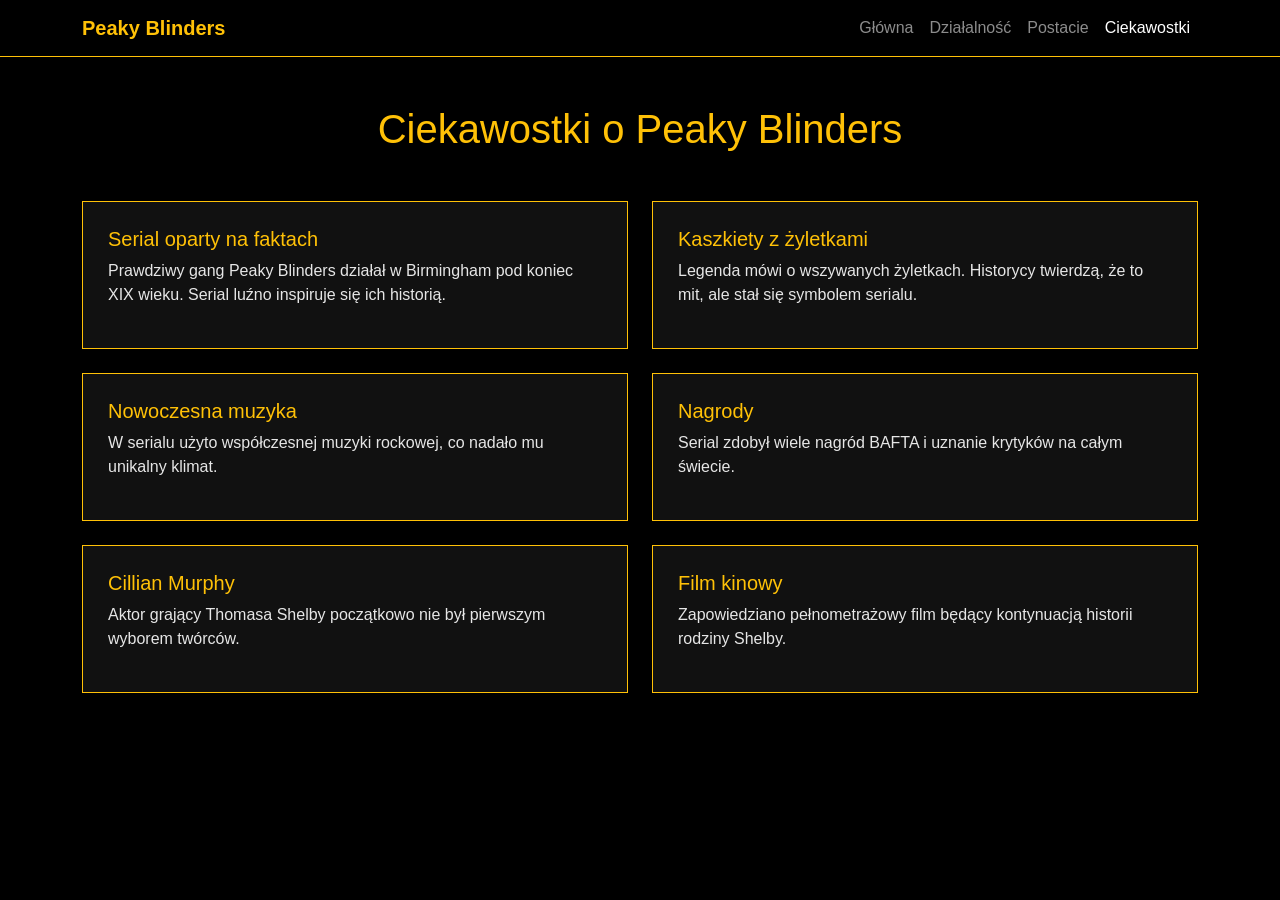
<file: facts.html>
<!DOCTYPE html>
<html lang="pl">
<head>
<meta charset="UTF-8">
<meta name="viewport" content="width=device-width, initial-scale=1.0">
<title>Ciekawostki</title>
<link href="https://cdn.jsdelivr.net/npm/bootstrap@5.3.2/dist/css/bootstrap.min.css" rel="stylesheet">
<link rel="stylesheet" href="style.css">
</head>
<body>

<nav class="navbar navbar-expand-lg navbar-dark border-bottom border-warning sticky-top">
<div class="container">
<a class="navbar-brand text-warning fw-bold" href="index.html">Peaky Blinders</a>
<button class="navbar-toggler" type="button" data-bs-toggle="collapse" data-bs-target="#nav">
<span class="navbar-toggler-icon"></span>
</button>
<div class="collapse navbar-collapse" id="nav">
<ul class="navbar-nav ms-auto">
<li class="nav-item"><a class="nav-link" href="index.html">Główna</a></li>
<li class="nav-item"><a class="nav-link" href="activities.html">Działalność</a></li>
<li class="nav-item"><a class="nav-link" href="characters.html">Postacie</a></li>
<li class="nav-item"><a class="nav-link active" href="facts.html">Ciekawostki</a></li>
</ul>
</div>
</div>
</nav>

<section class="container py-5">
<h1 class="text-warning text-center mb-5">Ciekawostki o Peaky Blinders</h1>

<div class="row g-4">

<div class="col-md-6 fade-in">
<div class="fact-box">
<h5 class="text-warning">Serial oparty na faktach</h5>
<p>Prawdziwy gang Peaky Blinders działał w Birmingham pod koniec XIX wieku. Serial luźno inspiruje się ich historią.</p>
</div>
</div>

<div class="col-md-6 fade-in">
<div class="fact-box">
<h5 class="text-warning">Kaszkiety z żyletkami</h5>
<p>Legenda mówi o wszywanych żyletkach. Historycy twierdzą, że to mit, ale stał się symbolem serialu.</p>
</div>
</div>

<div class="col-md-6 fade-in">
<div class="fact-box">
<h5 class="text-warning">Nowoczesna muzyka</h5>
<p>W serialu użyto współczesnej muzyki rockowej, co nadało mu unikalny klimat.</p>
</div>
</div>

<div class="col-md-6 fade-in">
<div class="fact-box">
<h5 class="text-warning">Nagrody</h5>
<p>Serial zdobył wiele nagród BAFTA i uznanie krytyków na całym świecie.</p>
</div>
</div>

<div class="col-md-6 fade-in">
<div class="fact-box">
<h5 class="text-warning">Cillian Murphy</h5>
<p>Aktor grający Thomasa Shelby początkowo nie był pierwszym wyborem twórców.</p>
</div>
</div>

<div class="col-md-6 fade-in">
<div class="fact-box">
<h5 class="text-warning">Film kinowy</h5>
<p>Zapowiedziano pełnometrażowy film będący kontynuacją historii rodziny Shelby.</p>
</div>
</div>

</div>
</section>

<script src="https://cdn.jsdelivr.net/npm/bootstrap@5.3.2/dist/js/bootstrap.bundle.min.js"></script>
<script src="script.js"></script>
</body>
</html>
</file>
<file: style.css>
body{
background:#000;
color:#fff;
font-family:Segoe UI,sans-serif;
}


.navbar{
background:#000 !important;
}


.main-hero{
height:100vh;
display:flex;
align-items:center;
justify-content:center;
background:linear-gradient(135deg,#000 40%,#1a1a1a 100%);
text-align:center;
}

.hero-title{
font-size:5rem;
font-weight:800;
letter-spacing:6px;
color:#ffc107;
}

.hero-subtitle{
color:#ccc;
}


.img-box{
height:350px;
overflow:hidden;
background:#111;
}

.img-box img{
width:100%;
height:100%;
object-fit:cover;
object-position:center top;
}


.character-card,
.custom-card,
.fact-box{
background:#111 !important;
border:1px solid #ffc107;
color:#fff !important;          
}

.card-body{
color:#fff !important;          
}

.character-card p,
.custom-card p,
.fact-box p{
color:#e6e6e6 !important;
}

.character-card h5,
.custom-card h5,
.fact-box h5{
color:#ffc107 !important;
}


.character-card:hover,
.custom-card:hover{
transform:translateY(-8px);
box-shadow:0 0 25px rgba(255,193,7,.5);
transition:.4s;
}

.fact-box{
padding:25px;
}

.fact-box:hover{
background:#ffc107;
color:#000 !important;
}

.fact-box:hover p{
color:#000 !important;
}


.fade-in{
opacity:0;
transform:translateY(30px);
transition:.8s;
}

.fade-in.show{
opacity:1;
transform:translateY(0);
}
</file>
<file: strona shelby/style.css>
.page { display: none; }
.page.active { display: block; }

.card { transition: transform 0.3s; }
.card:hover { transform: scale(1.05); }
.character-img { height: 300px; object-fit: cover; }
.activity-img { height: 120px; object-fit: contain; }
.card-body p { font-size: 0.9rem; }
</file>
